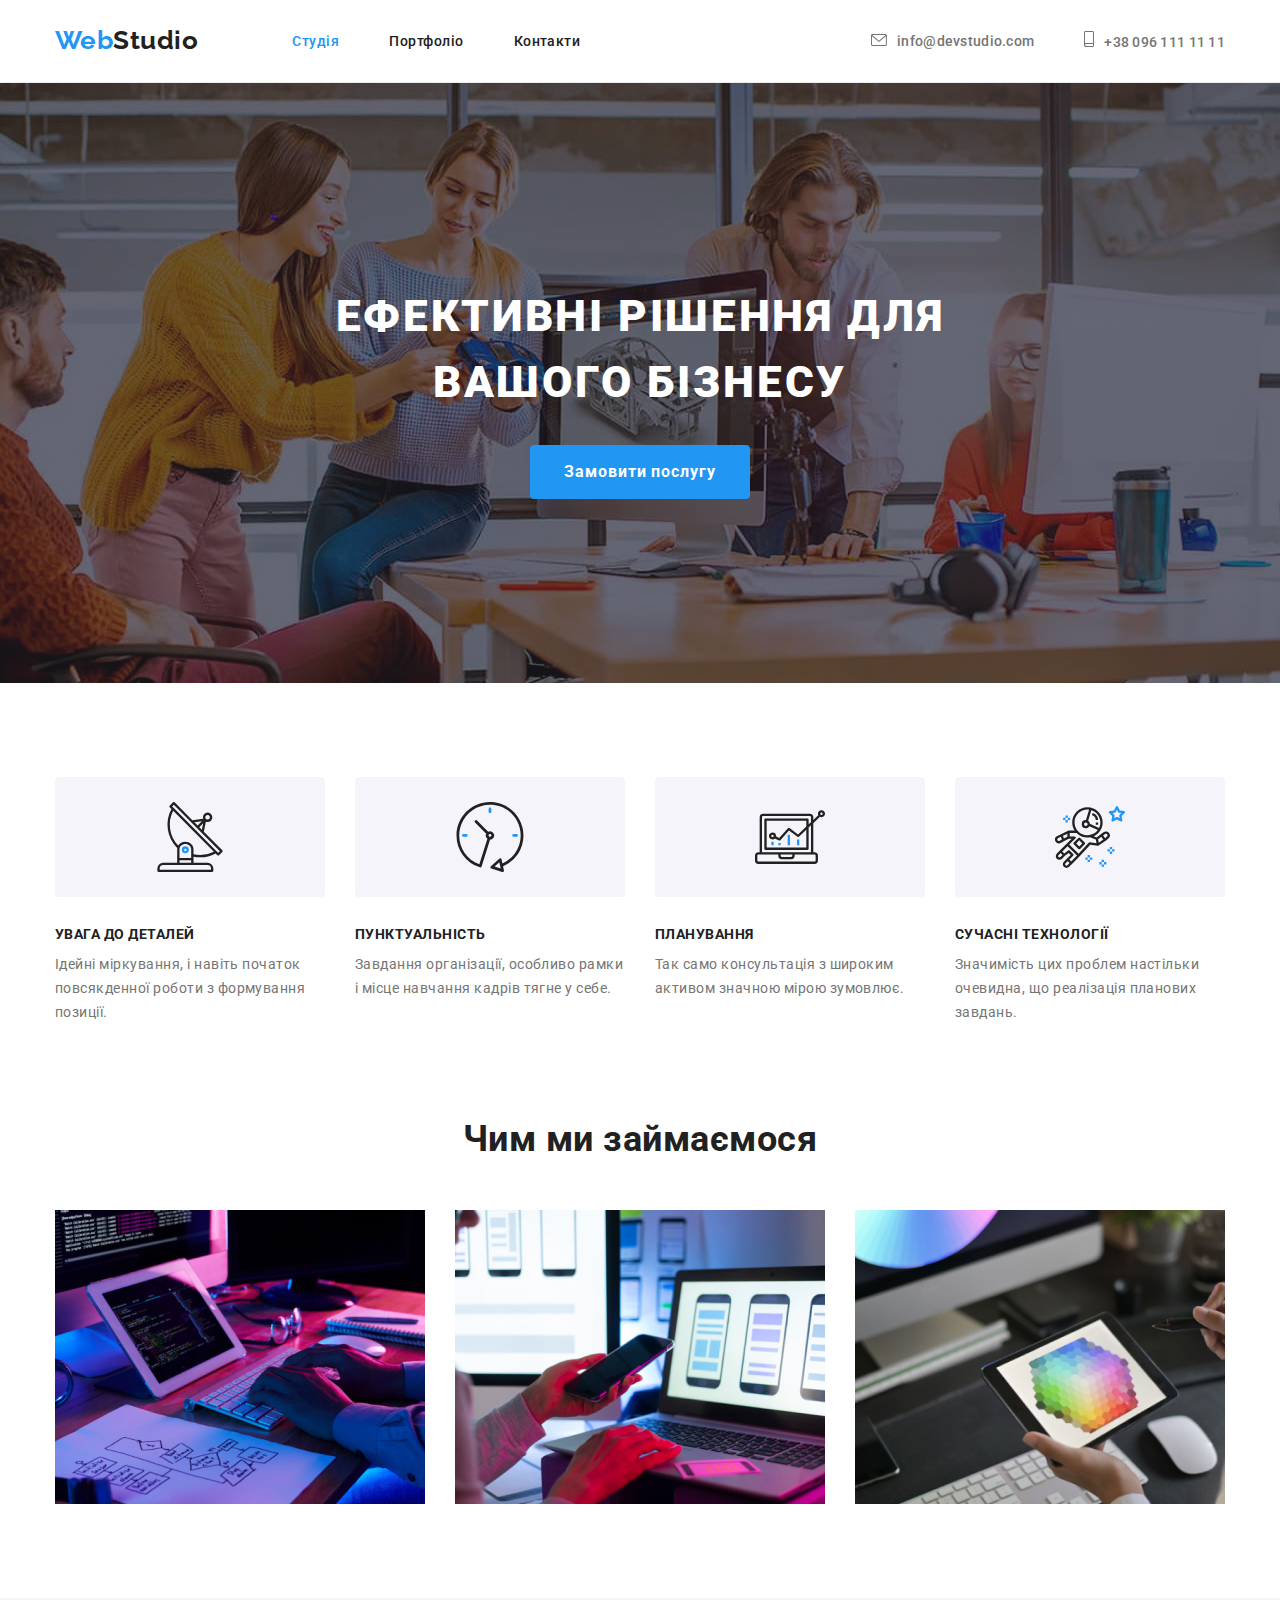
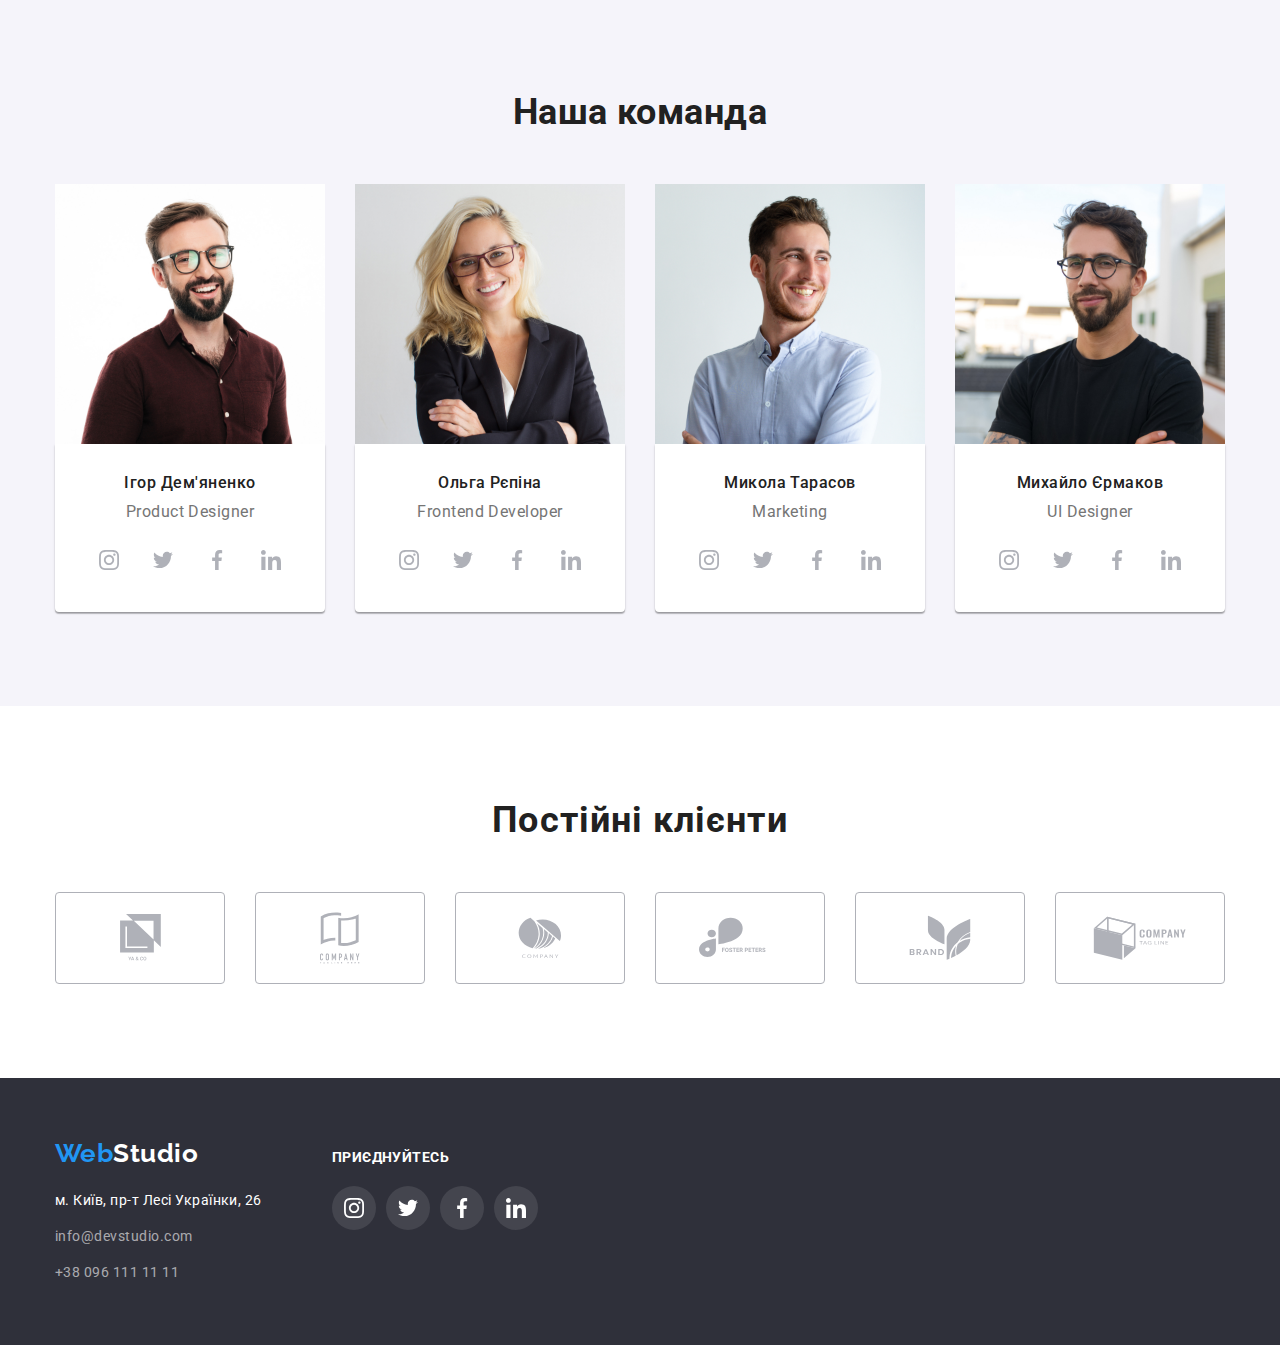
<file: index.html>
<!DOCTYPE html>
<html lang="uk">
  <head>
    <meta charset="UTF-8" />
    <meta http-equiv="X-UA-Compatible" content="IE=edge" />
    <meta name="viewport" content="width=device-width, initial-scale=1.0" />
    <title>Студія</title>
    <link rel="preconnect" href="https://fonts.googleapis.com" />
    <link rel="preconnect" href="https://fonts.gstatic.com" crossorigin />
    <link
      href="https://fonts.googleapis.com/css2?family=Raleway:wght@700&family=Roboto:wght@400;500;700;900&display=swap"
      rel="stylesheet"
    />
    <link
      rel="stylesheet"
      href="https://cdnjs.cloudflare.com/ajax/libs/modern-normalize/1.0.0/modern-normalize.min.css"
    />
    <link rel="stylesheet" href="./css/styles.css" />
  </head>
  <body>
    <!--Шапка-->
    <header class="header">
      <div class="container main-nav">
        <a href="" class="header-logo link"><span class="logo">Web</span>Studio</a>
        <nav>
          <ul class="site-nav list">
            <li class="item"><a href="./index.html" class="site-nav-item link current">Студія</a></li>
            <li class="item"><a href="./portfolio.html" class="site-nav-item link">Портфоліо</a></li>
            <lic class="item"><a href="" class="site-nav-item link">Контакти</a></li>
          </ul>
        </nav>
        <ul class="list contacts">
          <li class="item header-icons">
            <a href="mailto:info@devstudio.com" class="contact-link link header-icon">  
              <svg width="16" height="12" class="contact-icon">
              <use href="./images/icons.svg#icon-envelope"></use>
            </svg>info@devstudio.com</a>
          </li>
          <li class="item header-icons"><a href="tel:+380961111111" class="contact-link link header-icon"> <svg width="10" height="16" class="contact-icon">
              <use href="./images/icons.svg#icon-smartphone"></use>
            </svg>+38 096 111 11 11</a></li>
        </ul>
      </div>
    </header>
    <main>
      <!--Герой-->
      <section class="hero overlay">
        <div class="container">
          <h1 class="hero-title">Ефективні рішення для вашого бізнесу</h1>
          <button type="button" class="hero-button button">Замовити послугу</button>
        </div>
      </section>
      <!--Особливості-->
      <section class="about section">
        <div class="container">
          <h2 class="visually-hidden">Особливості</h2>
          <ul class="list about-list">
            <li class="item about-item icon-antenna">
              <h3 class="about-subtitle">УВАГА ДО ДЕТАЛЕЙ</h3>
              <p class="about-text">
                Ідейні міркування, і навіть початок повсякденної роботи з формування позиції.
              </p>
            </li>
            <li class="item about-item icon-clock">
              <h3 class="about-subtitle">ПУНКТУАЛЬНІСТЬ</h3>
              <p class="about-text">
                Завдання організації, особливо рамки і місце навчання кадрів тягне у себе.
              </p>
            </li>
            <li class="item about-item icon-diagram">
              <h3 class="about-subtitle">ПЛАНУВАННЯ</h3>
              <p class="about-text">
                Так само консультація з широким активом значною мірою зумовлює.
              </p>
            </li>
            <li class="item about-item icon-astronaut">
              <h3 class="about-subtitle">СУЧАСНІ ТЕХНОЛОГІЇ</h3>
              <p class="about-text">
                Значимість цих проблем настільки очевидна, що реалізація планових завдань.
              </p>
            </li>
          </ul>
        </div>
      </section>
      <!--Проекти-->
      <section class="projects section">
        <div class="container">
          <h2 class="projects-title">Чим ми займаємося</h2>
          <ul class="list works">
            <li class="item"><img class="img" src="./images/box_1.jpg" alt="Написання коду" width="370" class="photo"/></li>
            <li class="item"><img class="img" src="./images/box_2.jpg" alt="Розробка мобільних додатків" width="370" /></li>
            <li class="item"><img class="img" src="./images/box_3.jpg" alt="Розробка дизайну" width="370" /></li>
          </ul>
        </div>
      </section>
      <!--Команда-->
      <section class="team section">
        <div class="container">
          <h2 class="team-title">Наша команда</h2>
          <ul class="list workers">
            <li class="item">
              <img class="img" src="./images/team_member_1.jpg" alt="Ігор Дем'яненко" width="270" />
              <div class="team-description">
               <h3 class="team-member">Ігор Дем'яненко</h3>
               <p lang="en" class="position">Product Designer</p>
               <ul class="team-soc-list list">
                <li class="team-soc-items"><a href="#" class="team-soc-link link"><svg width="20" height="20" class="soc-icon"><use href="./images/icons.svg#icon-instagram"></use></svg></a></li> 
                <li class="team-soc-items"><a href="#" class="team-soc-link link"><svg width="20" height="20" class="soc-icon"><use href="./images/icons.svg#icon-twitter"></use></svg></a></li>
                <li class="team-soc-items"><a href="#" class="team-soc-link link"><svg width="20" height="20" class="soc-icon"><use href="./images/icons.svg#icon-facebook"></use></svg></a></li>
                <li class="team-soc-items"><a href="#" class="team-soc-link link"><svg width="20" height="20" class="soc-icon"><use href="./images/icons.svg#icon-linkedin"></use></svg></a></li>
               </ul>
              </div>
            </li>
            <li class="item">
              <img class="img" src="./images/team_member_2.jpg" alt="Ольга Рєпіна" width="270" />
              <div class="team-description">
               <h3 class="team-member">Ольга Рєпіна</h3>
               <p lang="en" class="position">Frontend Developer</p>
               <ul class="team-soc-list list">
                <li class="team-soc-items"><a href="#" class="team-soc-link link"><svg width="20" height="20" class="soc-icon"><use href="./images/icons.svg#icon-instagram"></use></svg></a></li> 
                <li class="team-soc-items"><a href="#" class="team-soc-link link"><svg width="20" height="20" class="soc-icon"><use href="./images/icons.svg#icon-twitter"></use></svg></a></li>
                <li class="team-soc-items"><a href="#" class="team-soc-link link"><svg width="20" height="20" class="soc-icon"><use href="./images/icons.svg#icon-facebook"></use></svg></a></li>
                <li class="team-soc-items"><a href="#" class="team-soc-link link"><svg width="20" height="20" class="soc-icon"><use href="./images/icons.svg#icon-linkedin"></use></svg></a></li>
               </ul>
              </div>
            </li>
            <li class="item">
              <img class="img" src="./images/team_member_3.jpg" alt="Микола Тарасов" width="270" />
              <div class="team-description">
               <h3 class="team-member">Микола Тарасов</h3>
               <p lang="en" class="position">Marketing</p>
               <ul class="team-soc-list list">
                <li class="team-soc-items"><a href="#" class="team-soc-link link"><svg width="20" height="20" class="soc-icon"><use href="./images/icons.svg#icon-instagram"></use></svg></a></li> 
                <li class="team-soc-items"><a href="#" class="team-soc-link link"><svg width="20" height="20" class="soc-icon"><use href="./images/icons.svg#icon-twitter"></use></svg></a></li>
                <li class="team-soc-items"><a href="#" class="team-soc-link link"><svg width="20" height="20" class="soc-icon"><use href="./images/icons.svg#icon-facebook"></use></svg></a></li>
                <li class="team-soc-items"><a href="#" class="team-soc-link link"><svg width="20" height="20" class="soc-icon"><use href="./images/icons.svg#icon-linkedin"></use></svg></a></li>
               </ul>
              </div>
            </li>
            <li class="item">
              <img class="img" src="./images/team_member_4.jpg" alt="Михайло Єрмаков" width="270" />
              <div class="team-description">
               <h3 class="team-member" class="position">Михайло Єрмаков</h3>
               <p lang="en" class="position">UI Designer</p>
               <ul class="team-soc-list list">
                <li class="team-soc-items"><a href="#" class="team-soc-link link"><svg width="20" height="20" class="soc-icon"><use href="./images/icons.svg#icon-instagram"></use></svg></a></li> 
                <li class="team-soc-items"><a href="#" class="team-soc-link link"><svg width="20" height="20" class="soc-icon"><use href="./images/icons.svg#icon-twitter"></use></svg></a></li>
                <li class="team-soc-items"><a href="#" class="team-soc-link link"><svg width="20" height="20" class="soc-icon"><use href="./images/icons.svg#icon-facebook"></use></svg></a></li>
                <li class="team-soc-items"><a href="#" class="team-soc-link link"><svg width="20" height="20" class="soc-icon"><use href="./images/icons.svg#icon-linkedin"></use></svg></a></li>
               </ul>
              </div>
            </li>
          </ul>
        </div>
      </section>
      <!--Наші Клієнти-->
      <section class="section">
        <div class="container">
          <h2 class="clients-title">Постійні клієнти</h2>
          <ul class="list clients-list">
            <li class="clients-items"> <a href="#" class="clients-link link"><svg width="41" height="46.7" class="clients-icon">
              <use href="./images/icons.svg#icon-company1"></use>
            </svg></a></li>
            <li class="clients-items"> <a href="#" class="clients-link link"><svg width="40" height="52" class="clients-icon">
              <use href="./images/icons.svg#icon-company2"></use>
            </svg></a></li>
            <li class="clients-items"> <a href="#" class="clients-link link"><svg width="43.5" height="41.2" class="clients-icon">
              <use href="./images/icons.svg#icon-company3"></use>
            </svg></a></li>
            <li class="clients-items"> <a href="#" class="clients-link link"><svg width="84.5" height="40.6" class="clients-icon">
              <use href="./images/icons.svg#icon-company4"></use>
            </svg></a></li>
            <li class="clients-items"> <a href="#" class="clients-link link"><svg width="62.5" height="45.5" class="clients-icon">
              <use href="./images/icons.svg#icon-company5"></use>
            </svg></a></li>
            <li class="clients-items"> <a href="#" class="clients-link link"><svg width="93.8" height="44" class="clients-icon">
              <use href="./images/icons.svg#icon-company6"></use>
            </svg></a></li>
          </ul>
        </div>
      </section>
    </main>
    <!--Футер-->
   <footer class="footer">
      <div class="container foot-main">
       <div class="footer-first-block">
         <a href="" class="header-logo link"
          ><span class="logo">Web</span><span class="footer-logo">Studio</span></a
        >
        <address>
          <ul class="list footer-list">
            <li class="item">
              <a
                href="https://goo.gl/maps/WLkPibH6AAruyhGU8"
                target="_blank"
                rel="noopener noreferrer nofollow "
                class="link map"
                >м. Київ, пр-т Лесі Українки, 26
              </a>
            </li>
            <li class="item">
              <a href="mailto:info@devstudio.com" class="link footer-contacts"
                >info@devstudio.com</a
              >
            </li>
            <li class="item"><a href="tel:+380961111111" class="link footer-contacts">+38 096 111 11 11</a></li>
          </ul>
        </address>
       </div>
         <!--Приєднуйся-->
      <div class="footer-join">
        <h3 class="footer-title">приєднуйтесь</h3>
        <ul class="list footer-soc-list">
          <li class="footer-soc-items"><a href="#" class="footer-soc-link link">
            <svg width="20" height="20">
              <use href="./images/icons.svg#icon-instagram"></use>
            </svg>
          </a></li>
          <li class="footer-soc-items"><a href="#" class="footer-soc-link link">
            <svg width="20" height="20">
              <use href="./images/icons.svg#icon-twitter"></use>
            </svg>
          </a></li>
          <li class="footer-soc-items"><a href="#" class="footer-soc-link link">
            <svg width="20" height="20">
              <use href="./images/icons.svg#icon-facebook"></use>
            </svg>
          </a></li>
          <li class="footer-soc-items"><a href="#" class="footer-soc-link link">
            <svg width="20" height="20">
              <use href="./images/icons.svg#icon-linkedin"></use>
            </svg>
          </a></li>
        </ul>
      </div>
      </div>
    </footer>
  </body>
</html>
</file>
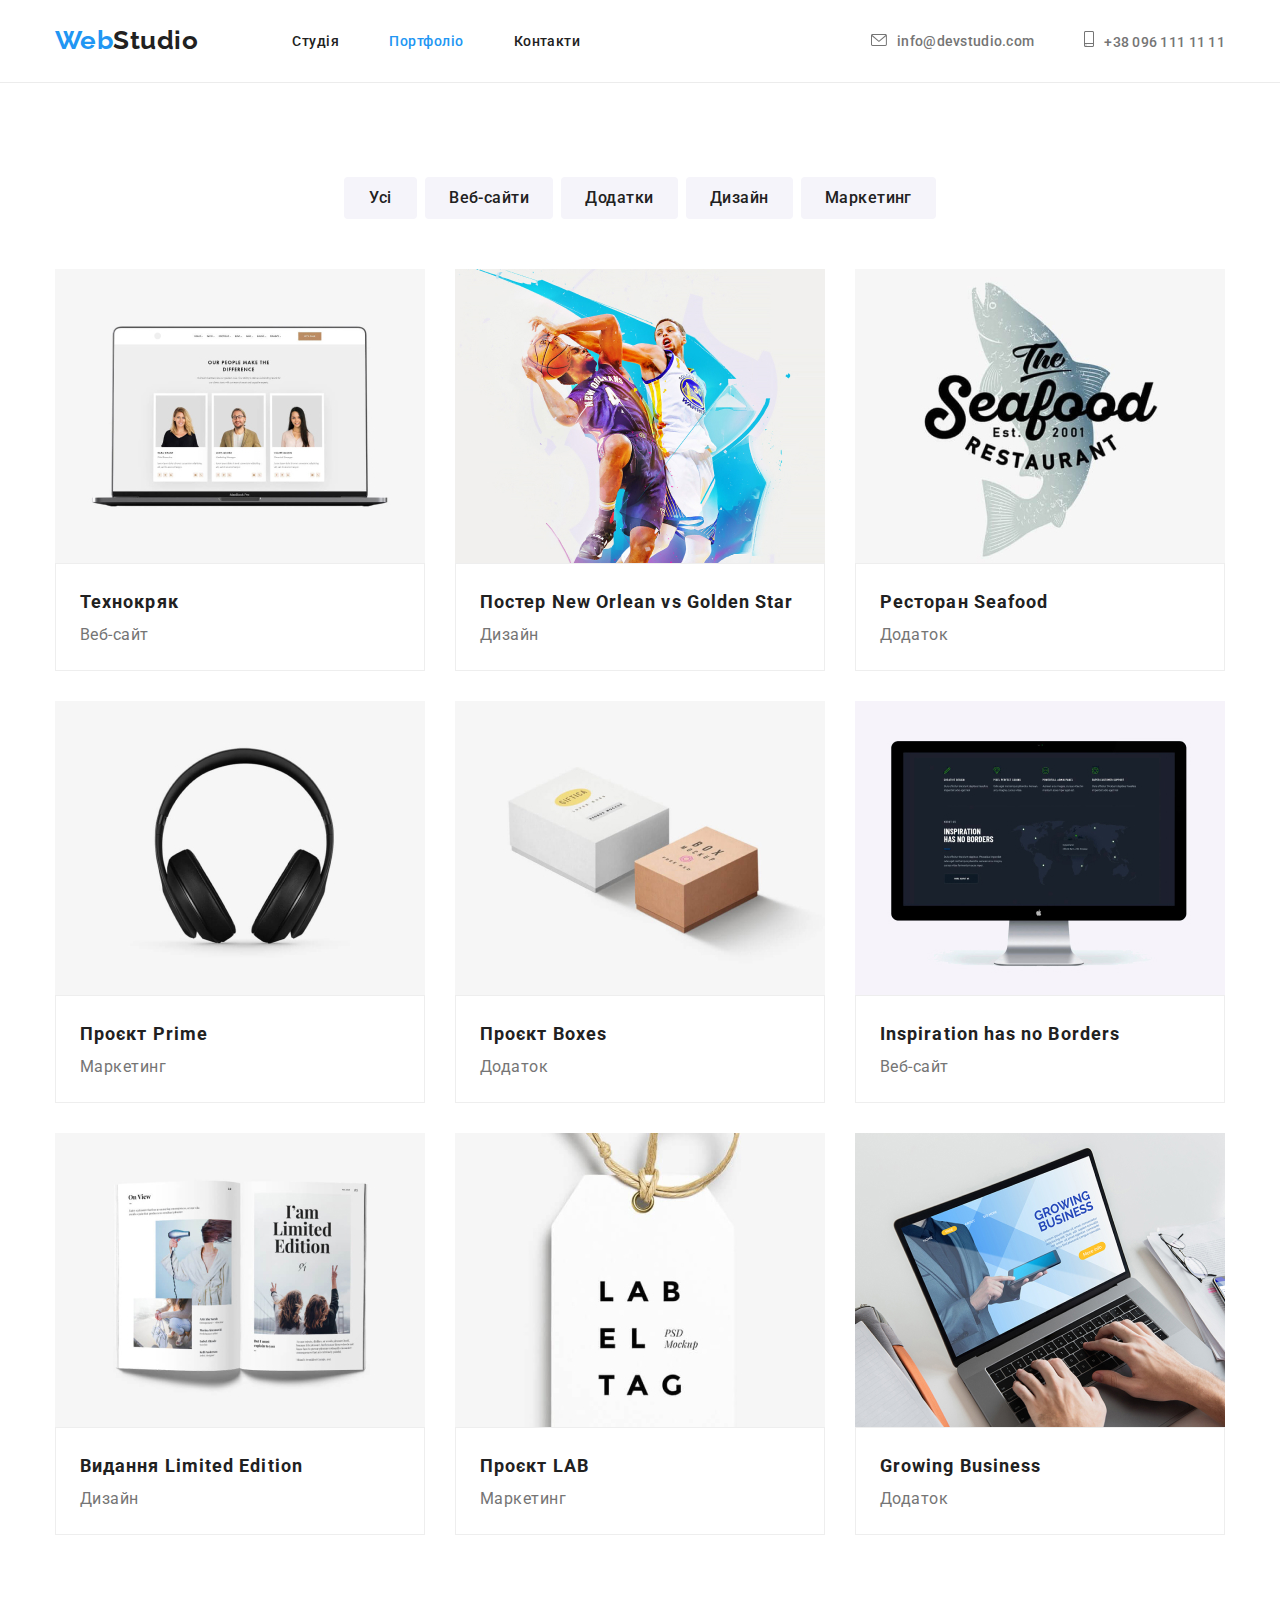
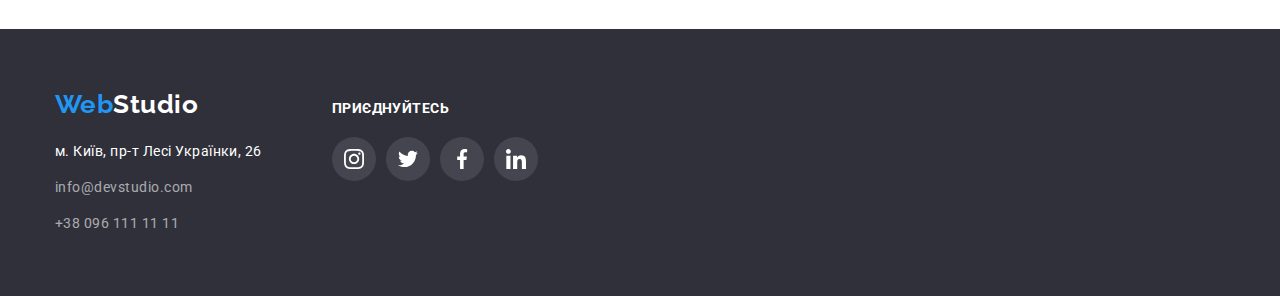
<file: portfolio.html>
<!DOCTYPE html>
<html lang="uk">
  <head>
    <meta charset="UTF-8" />
    <meta http-equiv="X-UA-Compatible" content="IE=edge" />
    <meta name="viewport" content="width=device-width, initial-scale=1.0" />
    <title>Портфоліо</title>
    <link rel="preconnect" href="https://fonts.googleapis.com" />
    <link rel="preconnect" href="https://fonts.gstatic.com" crossorigin />
    <link
      href="https://fonts.googleapis.com/css2?family=Raleway:wght@700&family=Roboto:wght@400;500;700;900&display=swap"
      rel="stylesheet"
    />
    <link
      rel="stylesheet"
      href="https://cdnjs.cloudflare.com/ajax/libs/modern-normalize/1.0.0/modern-normalize.min.css"
    />
    <link rel="stylesheet" href="./css/styles.css" />
  </head>
  <body>
    <!--Шапка-->
    <header class="header">
      <div class="container main-nav">
        <a href="" class="header-logo link"><span class="logo">Web</span>Studio</a>
        <nav>
          <ul class="site-nav list">
            <li class="item"><a href="./index.html" class="site-nav-item link">Студія</a></li>
            <li class="item"><a href="" class="site-nav-item link current">Портфоліо</a></li>
            <li class="item"><a href="" class="site-nav-item link">Контакти</a></li>
          </ul>
        </nav>
        <ul class="list contacts">
          <li class="item header-icons">
            <a href="mailto:info@devstudio.com" class="contact-link link header-icon">
              <svg width="16" height="12" class="contact-icon">
                <use href="./images/icons.svg#icon-envelope"></use></svg
              >info@devstudio.com</a
            >
          </li>
          <li class="item header-icons">
            <a href="tel:+380961111111" class="contact-link link header-icon">
              <svg width="10" height="16" class="contact-icon">
                <use href="./images/icons.svg#icon-smartphone"></use></svg
              >+38 096 111 11 11</a
            >
          </li>
        </ul>
      </div>
    </header>
    <main>
      <!--Портфоліо-->
      <section class="portfolio section">
        <div class="container">
          <h1 class="visually-hidden">Портфоліо</h1>
          <ul class="list filter">
            <li class="item"><button type="button" class="button portfolio-button">Усі</button></li>
            <li class="item">
              <button type="button" class="button portfolio-button">Веб-сайти</button>
            </li>
            <li class="item">
              <button type="button" class="button portfolio-button">Додатки</button>
            </li>
            <li class="item">
              <button type="button" class="button portfolio-button">Дизайн</button>
            </li>
            <li class="item">
              <button type="button" class="button portfolio-button">Маркетинг</button>
            </li>
          </ul>
          <ul class="list portfolio-projects">
            <li class="item">
              <div class="portfolio-box">
                <img src="./images/project_1.jpg" alt="Ноутбук" width="370" />
                <div class="portfolio-content">
                  <h2 class="portfolio-title">Технокряк</h2>
                  <p class="portfolio-filter">Веб-сайт</p>
                </div>
              </div>
            </li>
            <li class="item">
              <div class="portfolio-box">
                <img src="./images/project_2.jpg" alt="Постер" width="370" />
                <div class="portfolio-content">
                  <h2 class="portfolio-title">Постер New Orlean vs Golden Star</h2>
                  <p class="portfolio-filter">Дизайн</p>
                </div>
              </div>
            </li>
            <li class="item">
              <div class="portfolio-box">
                <img src="./images/project_3.jpg" alt="Ресторан" width="370" />
                <div class="portfolio-content">
                  <h2 class="portfolio-title">Ресторан Seafood</h2>
                  <p class="portfolio-filter">Додаток</p>
                </div>
              </div>
            </li>
            <li class="item">
              <div class="portfolio-box">
                <img src="./images/project_4.jpg" alt="Навушники" width="370" />
                <div class="portfolio-content">
                  <h2 class="portfolio-title">Проєкт Prime</h2>
                  <p class="portfolio-filter">Маркетинг</p>
                </div>
              </div>
            </li>
            <li class="item">
              <div class="portfolio-box">
                <img src="./images/project_5.jpg" alt="Коробки" width="370" />
                <div class="portfolio-content">
                  <h2 class="portfolio-title">Проєкт Boxes</h2>
                  <p class="portfolio-filter">Додаток</p>
                </div>
              </div>
            </li>
            <li class="item">
              <div class="portfolio-box">
                <img src="./images/project_6.jpg" alt="Стаціонарний комп'ютер" width="370" />
                <div class="portfolio-content">
                  <h2 lang="en" class="portfolio-title">Inspiration has no Borders</h2>
                  <p class="portfolio-filter">Веб-сайт</p>
                </div>
              </div>
            </li>
            <li class="item">
              <div class="portfolio-box">
                <img src="./images/project_7.jpg" alt="Відкрита книга" width="370" />
                <div class="portfolio-content">
                  <h2 class="portfolio-title">Видання Limited Edition</h2>
                  <p class="portfolio-filter">Дизайн</p>
                </div>
              </div>
            </li>
            <li class="item">
              <div class="portfolio-box">
                <img src="./images/project_8.jpg" alt="Етикетка" width="370" />
                <div class="portfolio-content">
                  <h2 class="portfolio-title">Проєкт LAB</h2>
                  <p class="portfolio-filter">Маркетинг</p>
                </div>
              </div>
            </li>
            <li class="item">
              <div class="portfolio-box">
                <img src="./images/project_9.jpg" alt="Руки на клавіатурі ноутбука" width="370" />
                <div class="portfolio-content">
                  <h2 lang="en" class="portfolio-title">Growing Business</h2>
                  <p class="portfolio-filter">Додаток</p>
                </div>
              </div>
            </li>
          </ul>
        </div>
      </section>
    </main>
    <!--Футер-->
    <footer class="footer">
      <div class="container foot-main">
        <div class="footer-first-block">
          <a href="" class="header-logo link"
            ><span class="logo">Web</span><span class="footer-logo">Studio</span></a
          >
          <address>
            <ul class="list footer-list">
              <li class="item">
                <a
                  href="https://goo.gl/maps/WLkPibH6AAruyhGU8"
                  target="_blank"
                  rel="noopener noreferrer nofollow "
                  class="link map"
                  >м. Київ, пр-т Лесі Українки, 26
                </a>
              </li>
              <li class="item">
                <a href="mailto:info@devstudio.com" class="link footer-contacts"
                  >info@devstudio.com</a
                >
              </li>
              <li class="item">
                <a href="tel:+380961111111" class="link footer-contacts">+38 096 111 11 11</a>
              </li>
            </ul>
          </address>
        </div>
        <!--Приєднуйся-->
        <div class="footer-join">
          <h3 class="footer-title">приєднуйтесь</h3>
          <ul class="list footer-soc-list">
            <li class="footer-soc-items">
              <a href="#" class="footer-soc-link link">
                <svg width="20" height="20">
                  <use href="./images/icons.svg#icon-instagram"></use>
                </svg>
              </a>
            </li>
            <li class="footer-soc-items">
              <a href="#" class="footer-soc-link link">
                <svg width="20" height="20">
                  <use href="./images/icons.svg#icon-twitter"></use>
                </svg>
              </a>
            </li>
            <li class="footer-soc-items">
              <a href="#" class="footer-soc-link link">
                <svg width="20" height="20">
                  <use href="./images/icons.svg#icon-facebook"></use>
                </svg>
              </a>
            </li>
            <li class="footer-soc-items">
              <a href="#" class="footer-soc-link link">
                <svg width="20" height="20">
                  <use href="./images/icons.svg#icon-linkedin"></use>
                </svg>
              </a>
            </li>
          </ul>
        </div>
      </div>
    </footer>
  </body>
</html>
</file>
<file: css/styles.css>
/* Цвет основного текста #212121 */
/* Вторичный цвет текста #757575 */
/* Акцентный цвет #2196F3 */
/* Белый #FFFFFF */
/* фон - #F5F5F5 */
/* Вторичный фон #F5F4FA */
:root {
  --main-text-color: #757575;
  --secondary-text-color: #212121;
  --accent-color: #2196f3;
  --main-color: #ffffff;
  --dark-background-color: #2f303a;
  --main-background-color: #f5f5f5;
  --main-font: 'Roboto', sans-serif;
  --element-gap: 30px;
}
body {
  font-family: var(--main-font);
  letter-spacing: 0.03em;
  color: var(--secondary-text-color);
}

/* ----------Загальні класи---------- */
.container {
  width: 1200px;
  text-align: center;
  margin-left: auto;
  margin-right: auto;
  /* outline: 1px solid tomato; */
  padding-left: 15px;
  padding-right: 15px;
}

h1,
h2,
h3,
p {
  margin-bottom: 0;
  margin-top: 0;
}
img {
  display: block;
  max-width: 100%;
}

.section {
  padding-top: 94px;
  padding-bottom: 94px;
}
.list {
  list-style: none;
  margin: 0;
  padding: 0;
}
.link {
  text-decoration: none;
}
.button {
  display: inline-block;
  font-family: inherit;
  cursor: pointer;
  border-radius: 4px;
  text-align: center;
  border-color: transparent;
  min-width: 73px;
}
.button:hover,
.button:focus {
  background-color: var(--accent-color);
}
.visually-hidden {
  position: absolute;
  width: 1px;
  height: 1px;
  margin: -1px;
  border: 0;
  padding: 0;

  white-space: nowrap;
  overflow: hidden;
}

.about,
.projects {
  background: var(--main-color);
}

/* -----------Шапка----------- */
.header {
  background-color: var(--main-color);
  border-bottom: 1px solid #ececec;
}

.header-logo {
  font-family: 'Raleway', sans-serif;
  font-weight: 700;
  font-size: 26px;
  line-height: 1.2;

  color: var(--secondary-text-color);
}

.logo {
  color: var(--accent-color);
}

.contact-link {
  font-weight: 500;
  font-size: 14px;
  line-height: 1.14;
  letter-spacing: 0.02em;
  padding-top: 32px;
  padding-bottom: 32px;

  color: var(--main-text-color);
}

.contact-link:hover,
.contact-link:focus {
  color: var(--accent-color);
}
.contact-icon {
  margin-right: 10px;
  fill: var(--main-text-color);
}
.header-icon:hover .contact-icon,
.header-icon:focus .contact-icon {
  fill: var(--accent-color);
}
.main-nav {
  display: flex;
  align-items: center;
}
.contacts {
  display: flex;
  margin-left: auto;
  justify-content: center;
  align-items: center;
}
.contacts .item + .item {
  margin-left: 50px;
}
/* ----------Site nav---------- */

.site-nav {
  display: flex;
  margin-left: 94px;
}

.site-nav .link {
  color: var(--secondary-text-color);
}
.site-nav .link:hover,
.site-nav .link:focus {
  color: var(--accent-color);
}
.site-nav .link.current {
  color: var(--accent-color);
}

.site-nav-item {
  display: block;
  font-weight: 500;
  font-size: 14px;
  line-height: 1.14;
  padding-top: 34px;
  padding-bottom: 32px;
}

.site-nav .item:not(:last-child) {
  margin-right: 50px;
}

/* ---------- Герой ----------*/
.hero {
  padding-top: 200px;
  padding-bottom: 200px;
  background: var(--dark-background-color);
}

.overlay {
  height: 600px;
  max-width: 1600px;
  margin: 0 auto;
  background-image: linear-gradient(to right, rgba(47, 48, 58, 0.4), rgba(47, 48, 58, 0.4)),
    url(../images/hero.jpg);
  background-repeat: no-repeat;
  background-size: cover;
  background-position: center;
}
.hero-title {
  margin-bottom: 30px;
  font-weight: 900;
  font-size: 44px;
  line-height: 1.5;
  letter-spacing: 0.06em;
  text-transform: uppercase;
  max-width: 696px;
  margin-left: auto;
  margin-right: auto;

  color: var(--main-color);
}
.hero-button {
  font-weight: 700;
  font-size: 16px;
  line-height: 1.87;
  letter-spacing: 0.06em;
  color: var(--main-color);
  background-color: var(--accent-color);
  padding: 10px 32px;
}

/* -----------Особливості----------- */

.about-subtitle {
  font-size: 14px;
  line-height: 1.14;
  text-transform: uppercase;

  color: var(--secondary-text-color);
}

.about {
  padding-bottom: 0;
}

.about-item::before {
  display: block;
  content: '';
  height: 120px;
  background-color: #f5f4fa;
  margin-bottom: 30px;
  background-repeat: no-repeat;
  background-position: center;
  border-radius: 4px;
}

.icon-antenna::before {
  background-image: url(../images/antenna.svg);
}

.icon-clock::before {
  background-image: url(../images/clock.svg);
}

.icon-diagram::before {
  background-image: url(../images/diagram.svg);
}

.icon-astronaut::before {
  background-image: url(../images/astronaut.svg);
}
.about-text {
  font-size: 14px;
  line-height: 1.71;
  margin-top: 10px;

  color: var(--main-text-color);
}

.about-list {
  display: flex;
  text-align: left;
}
.about-list .item + .item {
  margin-left: var(--element-gap);
}

.about-list .item {
  width: 270px;
}
/* -----------Проекти-----------*/
.projects {
  padding-bottom: 94px;
}
.projects-title {
  font-size: 36px;
  line-height: 1.16;
  margin-bottom: 50px;
  color: var(--secondary-text-color);
}
.works {
  display: flex;
}

.works .item + .item {
  margin-left: var(--element-gap);
}
/* -----------Команда----------- */
.workers {
  display: flex;
}

.workers .item + .item {
  margin-left: var(--element-gap);
}

.workers .item {
  width: 270px;
}

.team {
  background-color: #f5f4fa;
}

.team-description {
  padding-bottom: 30px;
  padding-top: 30px;
  box-shadow: 0px 1px 3px rgba(0, 0, 0, 0.12), 0px 1px 1px rgba(0, 0, 0, 0.14),
    0px 2px 1px rgba(0, 0, 0, 0.2);
  border-radius: 0px 0px 4px 4px;
  background-color: var(--main-color);
}
.team-title {
  font-size: 36px;
  line-height: 1.16;
  margin-bottom: 50px;
  color: var(--secondary-text-color);
}
.team-member {
  font-weight: 500;
  font-size: 16px;
  line-height: 1.18;

  color: var(--secondary-text-color);
}
.position {
  font-size: 16px;
  line-height: 1.18;
  margin-top: 10px;

  color: var(--main-text-color);
}

.team-soc-list {
  display: flex;
  justify-content: center;
  align-items: center;
  margin-top: 16px;
}
.team-soc-items {
  width: 44px;
  height: 44px;
}

.team-soc-items:not(:last-child) {
  margin-right: 10px;
}

.team-soc-link {
  width: 100%;
  height: 100%;
  display: flex;
  border-radius: 50%;
  justify-content: center;
  align-items: center;
  fill: #afb1b8;
}

.team-soc-link:hover .soc-icon,
.team-soc-link:focus .soc-icon {
  fill: var(--main-color);
}
.team-soc-link:hover,
.team-soc-link:focus {
  background-color: var(--accent-color);
}

/* ------------- Наші клієнти---------- */
.clients-title {
  font-size: 36px;
  line-height: 1.16;
  text-align: center;
  letter-spacing: 0.03em;
}

.clients-list {
  display: flex;
  justify-content: center;
  align-items: center;
  margin-top: 50px;
}
.clients-items:not(:last-child) {
  margin-right: 30px;
}
.clients-items {
  width: 170px;
  height: 92px;
}
.clients-link {
  width: 100%;
  height: 100%;
  display: flex;
  justify-content: center;
  align-items: center;
  border: 1px solid #afb1b8;
  border-radius: 4px;
  fill: #afb1b8;
}
.clients-link:hover,
.clients-link:focus {
  fill: var(--accent-color);
}
.clients-link:hover,
.clients-link:focus {
  border-color: var(--accent-color);
}

/*----------- Футер----------- */
.footer {
  background-color: var(--dark-background-color);
  /* padding-top: 60px; */
  padding-bottom: 60px;
}
.foot-main {
  text-align: left;
}
.footer-first-block {
  margin-top: 60px;
}
.footer-list {
  margin-top: 20px;
}
.footer-contacts {
  color: rgba(255, 255, 255, 0.6);
  display: block;
}
.footer-list .item + .item {
  margin-top: 12px;
}
.footer-logo {
  color: var(--main-color);
}
.map,
.footer-contacts {
  font-style: normal;
  font-weight: 400;
  font-size: 14px;
  line-height: 1.71;
}

.map {
  color: var(--main-color);
}

.footer-contacts:hover,
.footer-contacts:focus {
  color: var(--accent-color);
}
.foot-main {
  display: flex;
}
/* --Приєднуйся-- */
.footer-join {
  width: 206px;
  height: 80px;
  margin-top: 72px;
  margin-left: 70px;
}
.footer-title {
  font-weight: 700;
  font-size: 14px;
  line-height: 1.14;
  letter-spacing: 0.03em;
  text-transform: uppercase;
  color: var(--main-color);
}

.footer-soc-list {
  display: flex;
  justify-content: center;
  align-items: center;
  margin-top: 20px;
}

.footer-soc-items {
  width: 44px;
  height: 44px;
}
.footer-soc-items:not(:last-child) {
  margin-right: 10px;
}
.footer-soc-link {
  width: 100%;
  height: 100%;
  display: flex;
  border-radius: 50%;
  justify-content: center;
  align-items: center;
  fill: var(--main-color);
  background: rgba(255, 255, 255, 0.1);
}
.footer-soc-link:hover,
.footer-soc-link:focus {
  background-color: var(--accent-color);
}
/* -----------Секція Портфоліо----------- */
.portfolio {
  background-color: var(--main-color);
}
.filter {
  display: flex;
  justify-content: center;
  margin-bottom: 50px;
}
.filter .item + .item {
  margin-left: 8px;
}
.portfolio-projects {
  display: flex;
  flex-wrap: wrap;
  margin-left: calc(-1 * var(--element-gap));
  margin-top: calc(-1 * var(--element-gap));
}
.portfolio-projects > .item {
  /* outline: 1px solid tomato; */
  flex-basis: calc(100% / 3 - var(--element-gap));
  margin-left: var(--element-gap);
  margin-top: var(--element-gap);
}
.portfolio-title {
  font-size: 18px;
  line-height: 2;
  letter-spacing: 0.06em;

  color: var(--secondary-text-color);
}
.portfolio-content {
  padding: 20px 24px;
  text-align: left;
  border: 1px solid #eeeeee;
}
.portfolio-box:hover {
  box-shadow: 0px 1px 1px rgba(0, 0, 0, 0.12), 0px 4px 4px rgba(0, 0, 0, 0.06),
    1px 4px 6px rgba(0, 0, 0, 0.16);
}
.portfolio-filter {
  font-size: 16px;
  line-height: 1.88;

  color: var(--main-text-color);
}

.portfolio-button {
  color: var(--secondary-text-color);
  background-color: #f5f4fa;
  font-weight: 500;
  font-size: 16px;
  line-height: 1.62;
  text-align: center;
  letter-spacing: 0.03em;
  padding: 6px 22px;
}

.portfolio-button:hover,
.portfolio-button:focus {
  color: var(--main-color);
  background-color: var(--accent-color);
  box-shadow: 0px 3px 1px rgba(0, 0, 0, 0.1), 0px 1px 2px rgba(0, 0, 0, 0.08),
    0px 2px 2px rgba(0, 0, 0, 0.12);
}
</file>
